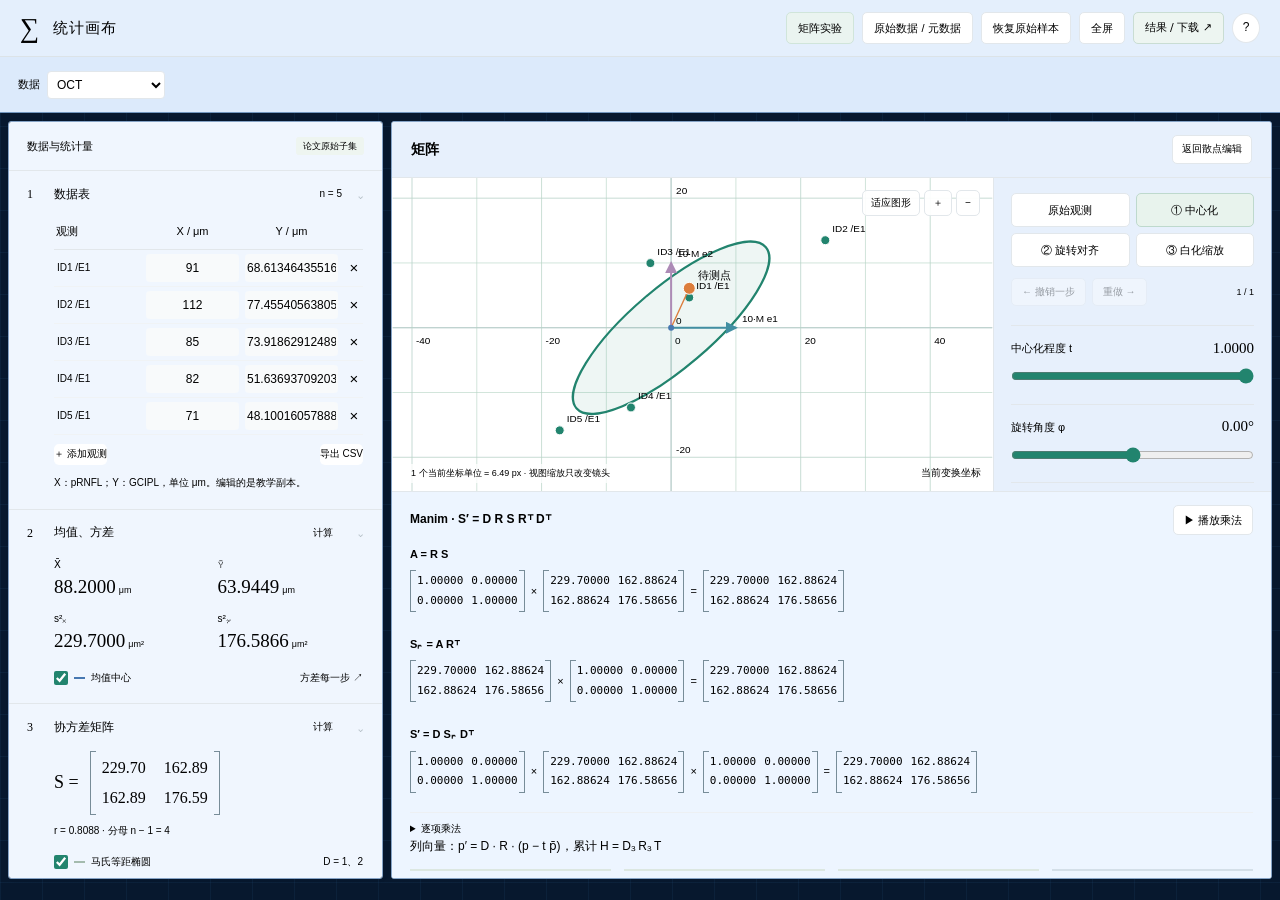
<file: docs/index.html>
<!doctype html>
<html lang="zh-CN">
<head>
  <meta charset="UTF-8">
  <meta name="viewport" content="width=device-width, initial-scale=1">
  <meta name="description" content="类似 Desmos 的可操作统计画布：展示真实 OCT 数据和元数据表，拖动数据点，实时查看均值、协方差、特征值分解与马氏距离。">
  <meta name="theme-color" content="#f7f9fa">
  <title>统计画布 · OCT / 转录组</title>
  <link rel="stylesheet" href="lab.css?v=2"><link rel="stylesheet" href="matrix-lab.css?v=2">
  <link rel="stylesheet" href="transcriptome-entry.css">
  <link rel="stylesheet" href="unified-lab.css?v=5">
</head>
<body>
  <header class="app-header"><div class="wordmark"><span class="mark">∑</span><h1><span>统计画布</span></h1></div><div class="header-actions"><button id="metadata-open">原始数据 / 元数据</button><button id="reset">恢复原始样本</button><button id="fullscreen" aria-label="切换全屏">全屏</button><a class="transcriptome-entry" href="transcriptome/">结果 / 下载 ↗</a><button id="help-open" aria-label="查看来源与使用说明">?</button></div></header>
  <div class="app-body">
    <aside class="expression-panel" aria-label="数据、统计量与图层">
      <div class="panel-heading"><span>数据与统计量</span><span id="data-state" class="state-tag">论文原始子集</span></div>
      <details class="expression" open><summary><span class="expression-num">1</span><strong>数据表</strong><span class="summary-right" id="sample-count">n = 5</span></summary><div class="expression-content"><div class="data-table-wrap"><table class="data-table"><thead><tr><th>观测</th><th>X / μm</th><th>Y / μm</th><th><span class="sr-only">移除</span></th></tr></thead><tbody id="editable-data"></tbody></table></div><div class="table-actions"><button id="add-point">＋ 添加观测</button><button id="export-data">导出 CSV</button></div><p class="micro">X：pRNFL；Y：GCIPL，单位 μm。编辑的是教学副本。</p></div></details>
      <details class="expression" open><summary><span class="expression-num">2</span><strong>均值、方差</strong><button class="formula-button" data-calc="mean" type="button">计算</button></summary><div class="expression-content"><div id="mean-stats" class="stats-values"></div><div class="layer-row"><label><input type="checkbox" id="layer-mean" checked><span class="swatch mean"></span>均值中心</label><button class="text-button" data-calc="variance">方差每一步 ↗</button></div></div></details>
      <details class="expression" open><summary><span class="expression-num">3</span><strong>协方差矩阵</strong><button class="formula-button" data-calc="covariance" type="button">计算</button></summary><div class="expression-content"><div id="covariance-matrix"></div><div class="layer-row"><label><input type="checkbox" id="layer-ellipse" checked><span class="swatch ellipse"></span>马氏等距椭圆</label><span class="micro">D = 1、2</span></div></div></details>
      <details class="expression"><summary><span class="expression-num">4</span><strong>特征值分解</strong><button class="formula-button" data-calc="eigen" type="button">计算</button></summary><div class="expression-content"><div id="eigen-stats"></div><div class="layer-row"><label><input type="checkbox" id="layer-axes" checked><span class="swatch eigen"></span>特征向量方向</label><button class="text-button" data-calc="projection">投影 / 白化 ↗</button></div></div></details>
      <details class="expression" open><summary><span class="expression-num">5</span><strong>马氏距离</strong><button class="formula-button" data-calc="distance" type="button">计算</button></summary><div class="expression-content"><div class="query-toolbar"><select id="query-preset" aria-label="选择待测观测"><option value="6">真实 ID6 · 眼别编码1</option><option value="8">真实 ID8 · 眼别编码1</option><option value="custom">自定义演示点</option></select><label class="query-visible"><input id="layer-query" type="checkbox" checked>显示</label></div><div class="coordinate-inputs"><label>X<input id="query-x" type="number" step="0.1" aria-label="待测点 X"></label><label>Y<input id="query-y" type="number" step="0.1" aria-label="待测点 Y"></label></div><div id="distance-stats"></div><p class="micro" id="query-provenance"></p></div></details>
      <p class="panel-foot">样本方差分母 n − 1。<br>参照样本与待测点分别设置。<a href="#" id="sources-link">来源与解释范围 ↗</a></p>
    </aside>
    <main class="graph-workspace" aria-label="可拖动与缩放的散点图">
      <div class="graph-toolbar"><label>坐标<select id="coordinate-mode"><option value="raw">原始坐标</option><option value="centered">中心化坐标</option><option value="principal">主轴坐标</option><option value="white">白化坐标</option></select></label><span class="mode-note" id="coordinate-note">原始测量 · μm</span><button id="toggle-panel" aria-label="折叠数据面板">收起面板</button></div>
      <div id="graph" class="graph" tabindex="0" aria-label="交互散点图：可拖动样本点和待测点；滚轮缩放；空白处拖动平移"></div>
      <div class="graph-help" id="graph-help">拖动点改变数值 · 拖动空白平移 · 滚轮缩放</div><div class="graph-controls"><button id="zoom-in" aria-label="放大">＋</button><button id="zoom-out" aria-label="缩小">−</button><button id="fit-view" aria-label="适应所有数据">⌂</button></div>
      <div class="graph-bottom"><div class="legend"><span><i class="dot samples"></i>参照样本</span><span><i class="dot query"></i>待测点</span><span><i class="dot mean"></i>均值</span></div><span id="graph-message">5 条参照记录 · 5 位患者</span></div>
    </main>
    <aside id="calculation-panel" class="calculation-panel" hidden aria-label="逐步数值计算"><div class="drawer-header"><div><span class="micro">当前数据 · 完整数值</span><h2 id="calculation-title"></h2></div><button id="calculation-close" aria-label="关闭计算面板">×</button></div><div class="calc-tabs" id="calculation-tabs"></div><div class="calculation-content" id="calculation-content"></div></aside>
  </div>
  <dialog id="metadata-dialog" class="metadata-dialog"><div class="dialog-header"><div><p class="micro">Krämer et al. · Nature Communications · 2024 · Source Data</p><h2>原始数据与元数据</h2></div><button data-close="metadata-dialog" aria-label="关闭元数据表">×</button></div><div class="metadata-controls"><label>范围<select id="metadata-scope"><option value="teaching">初始演示的 7 条记录</option><option value="all">原始附件全部 3,022 条记录</option></select></label><label>列<select id="metadata-columns"><option value="clinical">临床元数据与两个厚度指标</option><option value="all">完整 80 列</option></select></label><a href="source-data.xlsx" download>下载原始 XLSX ↗</a></div><div class="metadata-pagination"><button id="metadata-prev">上一页</button><span id="metadata-page-label"></span><button id="metadata-next">下一页</button></div><div class="metadata-scroll" id="metadata-table"></div><p class="dialog-foot">此表保留论文原始记录，空白显示为 —。左侧教学副本的修改不会写入此表。可从完整观测中选取待测点或加入参照。</p></dialog>
  <dialog id="help-dialog" class="help-dialog"><div class="dialog-header"><h2>使用与来源</h2><button data-close="help-dialog" aria-label="关闭来源说明">×</button></div><div class="help-content"><p>左侧是可修改的教学副本；原始数据与元数据保留已发表数据原值。矩阵实验中的每个滑块都直接确定一个状态，可以往回拖、撤销或重做；点击“播放乘法”逐步演示，可暂停或继续。</p><h3>论文与开放数据</h3><p>Krämer J, Balloff C, Weise M, et al. <i>Evolution of retinal degeneration and prediction of disease activity in relapsing and progressive multiple sclerosis.</i> Nature Communications. 2024;15:5243.</p><p><a href="https://www.nature.com/articles/s41467-024-49309-7" target="_blank" rel="noopener">论文原文 ↗</a> · <a href="https://doi.org/10.5281/zenodo.11106449" target="_blank" rel="noopener">Zenodo 原始数据 ↗</a> · <a href="https://github.com/AlexHartmann00/oct-ms" target="_blank" rel="noopener">作者分析代码 ↗</a></p><p>研究来自五个 MS 中心，包含 407 位 MS 患者和 98 位对照，质控后 2,651 次 OCT 测量。公开原表有 3,022 行、80 列，含未纳入记录；行数不等于独立受试者数。</p><p>默认教学参照：同一 PPMS 分组前 5 位受试者的基线记录，Sequenz=1、Seite=1、OCT_included=1。原表第 2、6、11、15、19 行，受试者 ID1—5；X=globalpRNFL（第 60 列），Y=GCIPL_new（第 65 列），均为 μm。眼别和性别保留原始编码，不推测未核实的左右或男女映射。比较点 ID6 与 ID8 分别在第 22、31 行。</p><h3>矩阵变换</h3><p>平移、旋转、缩放按列向量从右向左作用：p′ = D R (p − t p̄)。平移用 3×3 齐次矩阵表示。变换后协方差为 S′ = D R S Rᵀ Dᵀ；平移不改变协方差。</p><p>为了只展示真正的旋转，矩阵实验使用 Q₊=[q₁,−q₂]，其行列式为 +1；这相当于把原统计面板第二个特征向量整体取反。特征值、白化单位阵和马氏距离均不变。</p><p>几何曲线由 Manim 生成，网页对其贝塞尔控制点施加同一矩阵，实时计算任意滑块位置，不依赖预先播放的视频或离散截图。</p><h3>解释范围</h3><p>这 5 条观测用于数值教学，不复现原文的纵向混合模型，也不构成临床参考范围。重复访次及双眼用于推断时需处理相关性。相关不等于因果；零协方差不保证独立；马氏等距线没有自动的置信水平或诊断含义。</p><p>数据按原始记录保留完整精度，显示时四舍五入。数据与原文按 CC BY 4.0 署名使用。</p></div></dialog>
  <div id="notice" class="notice" role="status" aria-live="polite"></div>
  <script src="dataset-config.js?v=2"></script><script src="original-data.js?v=2"></script><script src="statistics.js?v=2"></script><script src="manim-geometry.js?v=2"></script><script src="matrix-model.js?v=5"></script><script src="lab.js?v=4"></script><script src="matrix-lab.js?v=5"></script><script src="unified-lab.js?v=4"></script><script src="matrix-products.js?v=5"></script>
</body>
</html>
</file>
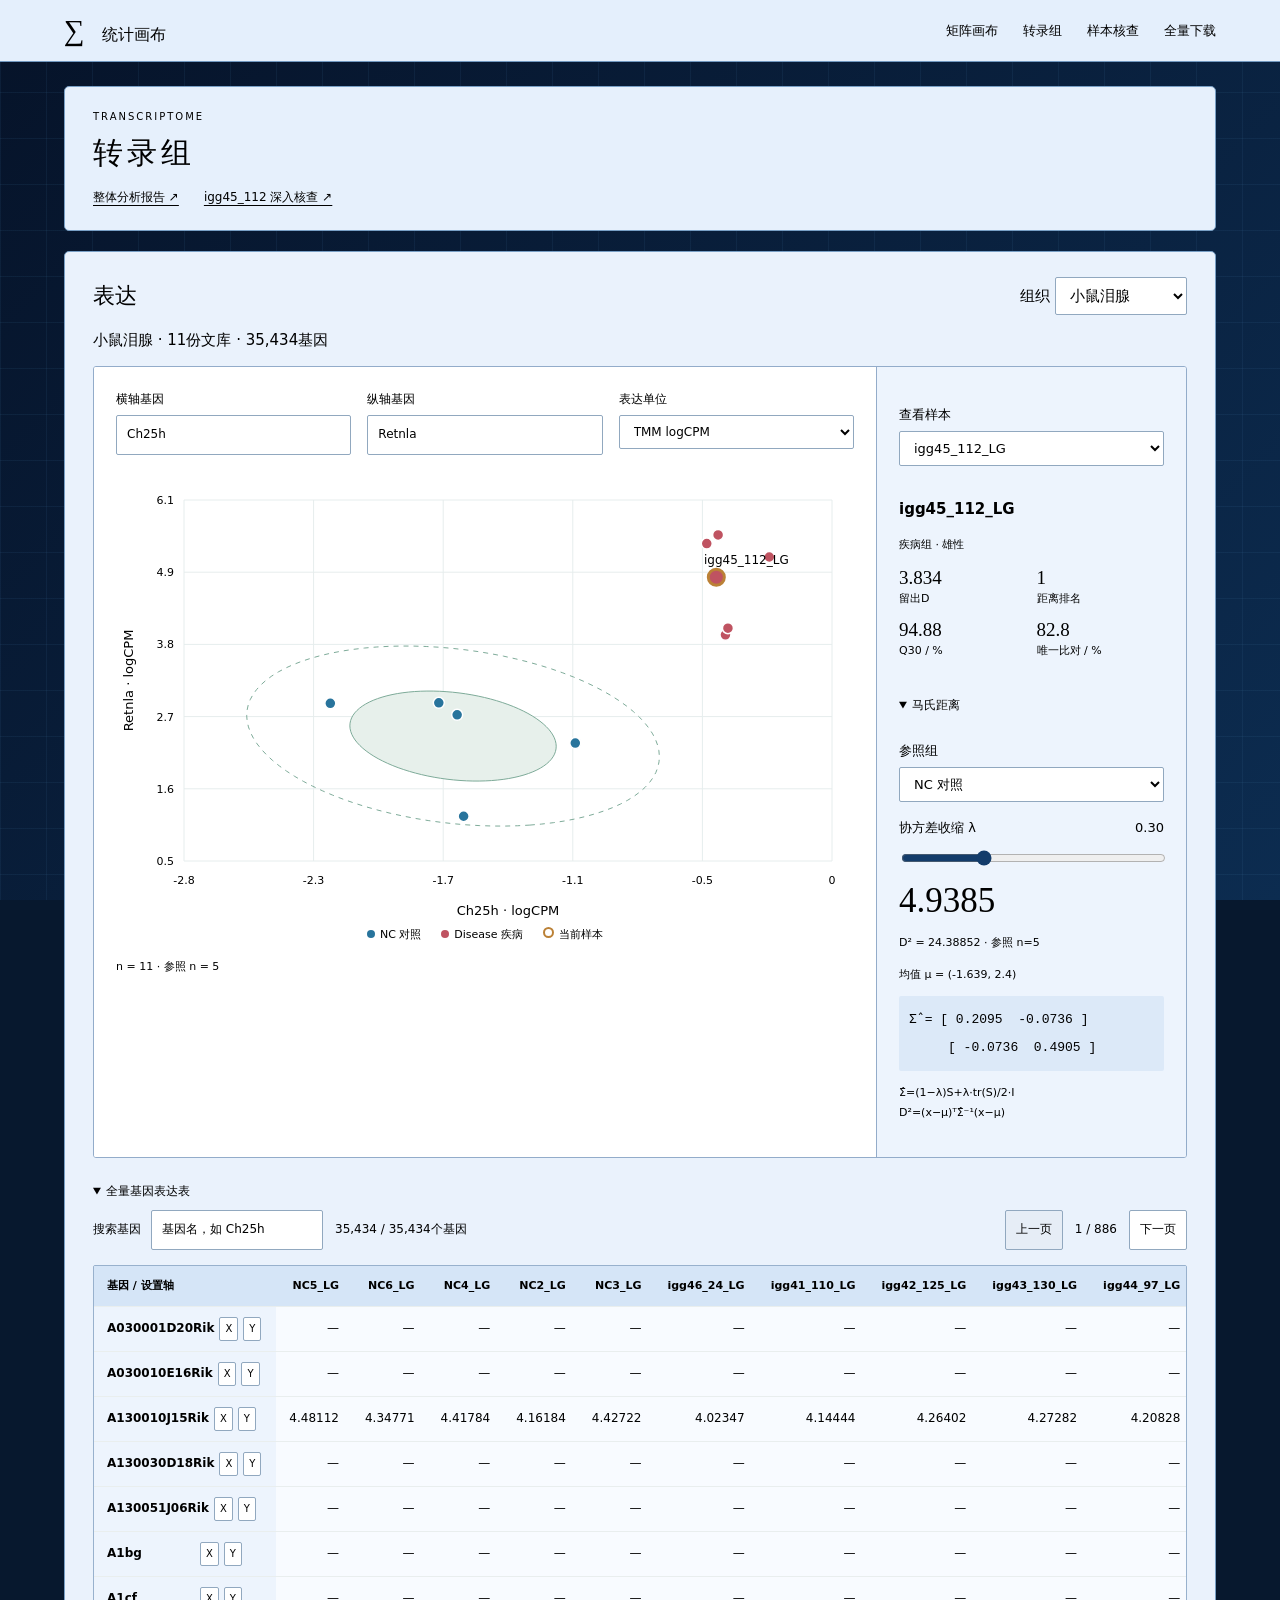
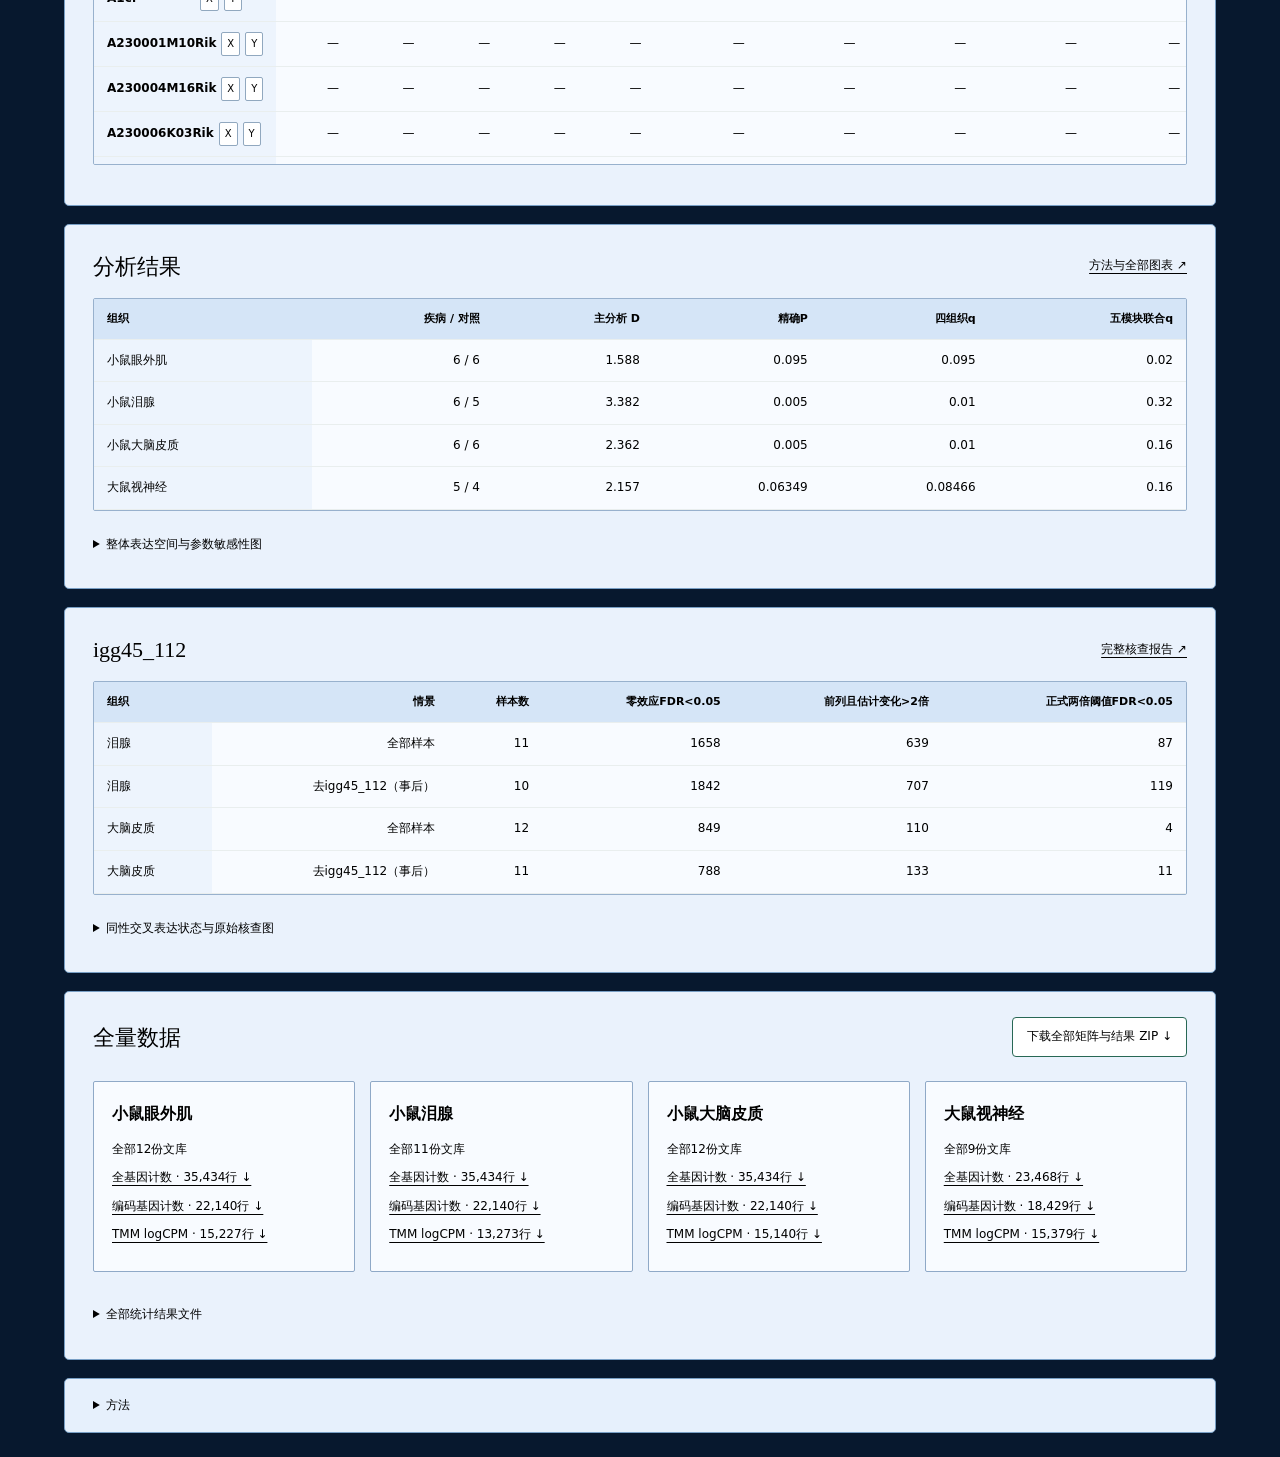
<file: docs/transcriptome/index.html>
<!DOCTYPE html>

<html lang="zh-CN"><head><meta charset="utf-8"/><meta content="width=device-width,initial-scale=1" name="viewport"/><meta content="真实转录组全量数据：44份组织文库，全部基因表达、马氏距离探索及igg45_112样本核查。" name="description"/><title>转录组 · 统计画布</title><link href="app.css?v=3" rel="stylesheet"/><link href="minimal-theme.css?v=3" rel="stylesheet"/></head><body>
<header><a class="brand" href="../">∑ <span>统计画布</span></a><nav><a href="../?dataset=LG_mouse">矩阵画布</a><a class="active" href="#expression">转录组</a><a href="#audit">样本核查</a><a href="#downloads">全量下载</a></nav></header>
<main><section class="intro"><p class="eyebrow">TRANSCRIPTOME</p><h1>转录组</h1><div class="intro-links"><a href="analysis-report.html">整体分析报告 ↗</a><a href="sample-audit.html">igg45_112 深入核查 ↗</a><span>2026.11.06 · 探索性分析</span></div></section>
<section class="explorer" id="expression"><div class="section-head"><div><h2>表达</h2></div><label>组织 <select aria-label="选择组织" id="dataset"></select></label></div><p aria-live="polite" class="muted" id="dataset-info">正在读取数据清单…</p><div hidden="" id="load-error" role="alert"></div>
<div class="workspace"><div class="chart-column"><div class="controls"><label>横轴基因<input id="gene-x" list="gene-suggestions" spellcheck="false" value="Ch25h"/></label><label>纵轴基因<input id="gene-y" list="gene-suggestions" spellcheck="false" value="Retnla"/></label><label>表达单位<select id="units"><option value="logCPM">TMM logCPM</option><option value="raw">原始整数计数</option></select></label><datalist id="gene-suggestions"></datalist></div><div aria-label="全部样本的双基因表达散点图" class="scatter" id="scatter"></div><div class="legend"><span><i class="blue"></i>NC 对照</span><span><i class="red"></i>Disease 疾病</span><span><i class="ring"></i>当前样本</span></div><p class="muted small" id="chart-note"></p></div>
<aside><label class="block">查看样本<select id="sample"></select></label><div id="sample-detail"></div><details open=""><summary>马氏距离</summary><label class="block">参照组<select id="reference"><option value="NC">NC 对照</option><option value="Disease">Disease 疾病</option><option value="all">全部样本</option></select></label><label class="block">协方差收缩 λ <output id="lambda-value">0.30</output><input id="lambda" max="1" min="0" step="0.05" type="range" value="0.3"/></label><div id="math"></div></details></aside></div>
<details class="gene-browser" open=""><summary>全量基因表达表</summary><div class="table-tools"><label>搜索基因<input id="gene-search" placeholder="基因名，如 Ch25h" spellcheck="false"/></label><span id="gene-count"></span><button id="prev">上一页</button><span id="page-label"></span><button id="next">下一页</button></div><div class="table-scroll" id="expression-table"></div></details></section>
<section id="results"><div class="section-head"><div><h2>分析结果</h2></div><a href="analysis-report.html">方法与全部图表 ↗</a></div><div class="table-scroll" id="results-table"></div><details><summary>整体表达空间与参数敏感性图</summary><img alt="四组织主分析的主成分图" loading="lazy" src="assets/analysis_01_group_geometry.png"/><img alt="九组降维参数的敏感性结果" loading="lazy" src="assets/analysis_04_dimension_sensitivity.png"/></details></section>
<section id="audit"><div class="section-head"><div><h2>igg45_112</h2></div><a href="sample-audit.html">完整核查报告 ↗</a></div><div class="table-scroll" id="audit-refit"></div><details><summary>同性交叉表达状态与原始核查图</summary><img alt="泪腺与皮质的雄性样本表达状态" loading="lazy" src="assets/audit_01_identity_and_state.png"/><img alt="完整泪腺分泌相关表达图" loading="lazy" src="assets/analysis_05_lacrimal_secretory_profile.png"/></details></section>
<section id="downloads"><div class="section-head"><div><h2>全量数据</h2></div><a class="button" download="" href="downloads/complete-expression-and-results.zip">下载全部矩阵与结果 ZIP ↓</a></div><div class="download-grid" id="matrix-downloads"></div><details><summary>全部统计结果文件</summary><div class="file-list" id="result-downloads"></div></details></section>
<footer><details class="methods"><summary>方法</summary><p>44份文库不等于44只独立动物。组织和物种分别分析。当前双基因计算不等于保存的1000基因/3PC主分析；待测样本排除出参照。等距线不带置信水平或异常阈值。未通过过滤的表达显示—，不补零。全样本为主；去igg45_112仅为事后敏感性。动物配对、基因型、年龄、处理、取材/灌流及批次未知。原报告不含FASTQ/BAM/CRAM。bulk标记评分不是细胞比例。</p></details></footer></main><script src="math.js"></script><script src="app.js?v=3"></script></body></html>
</file>
<file: docs/lab.css>
:root{--ink:#253747;--muted:#7b8792;--line:#e2e7eb;--green:#22846e;--orange:#dc7d3c;--blue:#4778b1;--purple:#8e72ad;--soft:#f4f7f8;--sans:Inter,'Segoe UI','Microsoft YaHei',sans-serif;--serif:Georgia,'Times New Roman',serif}*{box-sizing:border-box}body{margin:0;color:var(--ink);font:13px/1.65 var(--sans);background:#fff;font-variant-numeric:tabular-nums;overflow:hidden}button,input,select{font:inherit}button,a,input,select{-webkit-tap-highlight-color:transparent}button{border:1px solid var(--line);background:#fff;color:var(--ink);padding:6px 12px;border-radius:5px;cursor:pointer}button:hover{background:#f1f5f6;border-color:#bcc8d1}button:disabled{opacity:.35;cursor:default}button:focus-visible,input:focus-visible,select:focus-visible,a:focus-visible,summary:focus-visible{outline:3px solid #b4d9cf;outline-offset:2px}a{color:var(--green);text-underline-offset:3px}input[type=checkbox]{accent-color:var(--green);width:14px;height:14px;margin:0;vertical-align:middle;cursor:pointer}select{border:1px solid var(--line);border-radius:4px;background:#fff;color:var(--ink);padding:5px 8px;max-width:100%}input[type=number]{min-width:0;border:1px solid #dfe5e8;padding:5px 6px;border-radius:4px;color:var(--ink);background:#fff}input.invalid{border-color:#be473e;background:#fff1ef}.sr-only{position:absolute;width:1px;height:1px;clip-path:inset(50%);overflow:hidden;white-space:nowrap}h1,h2,h3,p{margin:0}h2{font-size:18px;line-height:1.5;font-weight:600}h3{font-size:14px;margin-top:22px;margin-bottom:9px;font-weight:600}.app-header{height:57px;display:flex;justify-content:space-between;align-items:center;padding:0 20px;border-bottom:1px solid #dce3e7;gap:15px;background:#fafcfc;position:relative;z-index:10}.wordmark{display:flex;gap:10px;align-items:center;white-space:nowrap}.mark{font:27px var(--serif);color:var(--green)}h1{font-size:15px;font-weight:650;letter-spacing:.8px}h1 span{font-weight:450;letter-spacing:1px;margin-left:4px}.header-tag{font-size:10px;color:#8b989f;border-left:1px solid var(--line);padding-left:11px;margin-left:7px}.header-actions{display:flex;gap:8px;align-items:center}.header-actions button{font-size:11px;padding:6px 11px}.header-actions button:first-child{background:#eaf4f0;border-color:#d0e5da;color:#28725f}.header-actions button:last-child{width:28px;padding:4px;border-radius:50%;font-size:12px}.app-body{height:calc(100dvh - 57px);display:flex;position:relative}.expression-panel{width:375px;flex:0 0 375px;border-right:1px solid #d8e0e5;overflow:auto;background:#fff;z-index:4;box-shadow:2px 0 8px #25374706;scrollbar-width:thin}.panel-heading{height:49px;display:flex;justify-content:space-between;gap:12px;align-items:center;padding:0 18px;font-size:11px;color:var(--muted);border-bottom:1px solid var(--line)}.state-tag{font-size:9px;background:#eef5f0;color:#49836c;border-radius:3px;padding:2px 7px}.state-tag.modified{color:#a26439;background:#fdf1e7}.expression{border-bottom:1px solid var(--line)}.expression summary{list-style:none;display:flex;align-items:center;gap:11px;min-height:47px;padding:12px 18px;cursor:pointer;user-select:none}.expression summary::-webkit-details-marker{display:none}.expression summary:after{content:'⌄';font-size:13px;color:#9aa7ad;margin-left:4px;transform:rotate(-90deg)}.expression[open] summary:after{transform:rotate(0)}.expression-num{color:#a4b0b8;font:12px var(--serif);width:16px;flex-shrink:0}.expression summary strong{font-size:12px;font-weight:550;flex:1}.summary-right{font-size:10px;color:var(--muted)}.formula-button{font-size:10px;color:var(--muted);padding:2px 8px;border-color:transparent;background:transparent}.formula-button:hover{color:var(--green);background:#eff6f2;border-color:#d5e7df}.expression-content{padding:0 19px 17px 45px}.data-table{border-collapse:collapse;width:100%;table-layout:fixed;font-size:11px}.data-table th{font-weight:500;color:#8e9ca5;text-align:center;padding:4px 2px 9px;border-bottom:1px solid var(--line)}.data-table th:first-child{text-align:left;width:89px}.data-table th:last-child{width:22px}.data-table td{padding:4px 3px;border-bottom:1px solid #f0f3f5;text-align:center}.data-table td:first-child{text-align:left;font-size:10px;white-space:nowrap;overflow:hidden;text-overflow:ellipsis}.data-table td input{width:100%;text-align:center;border-color:transparent;background:#f8fafb;font-size:12px;line-height:1.5;padding:4px 1px;appearance:textfield;-moz-appearance:textfield}.data-table input::-webkit-inner-spin-button{appearance:none}.data-table input:focus{border-color:#bdd9cf;background:#fff;outline:2px solid #ddecdf}.data-table input.edited{background:#fff1e6;color:#ad6334}.remove-row{padding:0;border:0;background:none;color:#a7b4bd;width:20px;height:24px;font-size:15px}.table-actions{display:flex;justify-content:space-between;gap:12px;margin:9px 0 9px}.table-actions button{border:0;padding:2px 0;font-size:10px;color:var(--muted)}.micro{font-size:10px;color:var(--muted);line-height:1.8}.stats-values{display:grid;grid-template-columns:1fr 1fr;gap:9px 18px}.stat-label{font-size:10px;color:var(--muted)}.stat-number{font:19px/1.5 var(--serif);color:#354957}.stat-number small{font:9px var(--sans);color:var(--muted);margin-left:3px}.layer-row{display:flex;align-items:center;justify-content:space-between;flex-wrap:wrap;gap:9px;margin-top:14px}.layer-row label{display:flex;align-items:center;gap:6px;font-size:10px;color:#687c87;cursor:pointer}.swatch{display:inline-block;width:11px;height:2px;background:var(--green)}.swatch.mean{background:var(--blue)}.swatch.ellipse{background:#a4bbae}.swatch.eigen{background:var(--purple)}.text-button{padding:0;border:0;background:none;font-size:10px;color:var(--muted)}.text-button:hover{color:var(--green);background:none}.matrix-line{display:flex;align-items:center;gap:11px;font:18px var(--serif)}.matrix{display:inline-grid;grid-template-columns:repeat(var(--cols),max-content);gap:3px 18px;padding:3px 12px;position:relative;align-items:center;font:16px/1.7 var(--serif);vertical-align:middle}.matrix span{text-align:right}.matrix:before,.matrix:after{content:'';position:absolute;inset:0 auto 0 0;width:5px;border:1px solid #778c98;border-right:0}.matrix:after{inset:0 0 0 auto;border-left:0;border-right:1px solid #778c98}.matrix-note{font-size:10px;color:var(--muted);margin-top:8px}.eigen-line{display:grid;grid-template-columns:1fr 1fr;gap:10px;font-size:11px}.eigen-line b{font:19px var(--serif);display:block;font-weight:400}.vector-line{font-size:10px;color:var(--muted);margin-top:9px;overflow-wrap:anywhere}.query-toolbar{display:flex;align-items:center;gap:8px;margin-bottom:11px}.query-toolbar select{font-size:10px;flex:1;min-width:0;padding:5px}.query-visible{font-size:10px;display:flex;gap:4px;align-items:center;color:var(--muted)}.coordinate-inputs{display:grid;grid-template-columns:1fr 1fr;gap:11px}.coordinate-inputs label{display:flex;align-items:center;gap:7px;color:var(--orange);font:15px var(--serif)}.coordinate-inputs input{width:100%;font:13px var(--sans);padding:4px 6px}.distance-row{display:grid;grid-template-columns:1fr 1fr;gap:12px;margin-top:12px}.distance-value{font:24px var(--serif);line-height:1.4;color:var(--orange)}.distance-name{font-size:10px;color:var(--muted)}.distance-row>div:first-child .distance-value{color:#607f92}.panel-foot{font-size:10px;color:#9aa6ae;line-height:1.9;padding:19px 24px 22px 45px}.panel-foot a{display:block;font-size:10px;color:#7a9990;margin-top:7px}.graph-workspace{position:relative;flex:1;min-width:0;background:#fff;overflow:hidden}.graph-toolbar{position:absolute;top:17px;left:19px;right:17px;z-index:3;display:flex;align-items:center;gap:13px;pointer-events:none}.graph-toolbar>*{pointer-events:auto}.graph-toolbar label{display:flex;gap:8px;align-items:center;font-size:10px;color:var(--muted);background:#ffffffeb;border:1px solid #e7edf0;border-radius:5px;padding:4px 4px 4px 9px;box-shadow:0 2px 6px #25374704}.graph-toolbar select{font-size:11px;border:0;padding:3px 4px}.mode-note{color:#a0aab1;font-size:10px;background:#ffffffd9;padding:4px}.graph-toolbar>button{margin-left:auto;font-size:10px;background:#fffefa;border-color:#e8ecee;padding:6px 9px;color:var(--muted)}.graph{position:absolute;inset:0;touch-action:none;outline:0;cursor:grab}.graph.dragging{cursor:grabbing}.graph svg{width:100%;height:100%;display:block;user-select:none}.graph .draggable{cursor:move}.graph-help{position:absolute;left:20px;bottom:52px;font-size:10px;color:#9aa8af;pointer-events:none;background:#ffffffd9;padding:3px 6px}.graph-controls{position:absolute;right:19px;bottom:62px;display:flex;flex-direction:column;border:1px solid #dce5e9;border-radius:6px;overflow:hidden;box-shadow:0 2px 6px #25374709}.graph-controls button{border:0;border-bottom:1px solid #e7ecef;border-radius:0;padding:6px 11px;font-size:21px;line-height:1.2;color:#81949f;min-width:37px}.graph-controls button:last-child{font-size:18px;border:0}.graph-bottom{position:absolute;inset:auto 0 0;height:39px;border-top:1px solid #edf0f2;display:flex;align-items:center;justify-content:space-between;padding:0 20px;gap:15px;background:#fffffff2;color:#a1adb3;font-size:10px}.legend{display:flex;gap:17px}.legend span{display:flex;align-items:center;gap:5px;white-space:nowrap}.dot{width:7px;height:7px;border-radius:50%;background:var(--green);display:inline-block}.dot.query{background:var(--orange)}.dot.mean{background:var(--blue);border-radius:0;transform:rotate(45deg)}.calculation-panel{position:absolute;right:0;top:0;bottom:0;width:min(560px,calc(100vw - 390px));background:#fff;z-index:7;border-left:1px solid #d8e0e5;box-shadow:-10px 0 30px #2537470b;display:flex;flex-direction:column}.calculation-panel[hidden]{display:none}.drawer-header{display:flex;justify-content:space-between;align-items:center;padding:22px 23px 18px;gap:15px;border-bottom:1px solid var(--line)}.drawer-header button,.dialog-header button{font-size:23px;line-height:1;border:0;color:#8b9aa3;padding:5px 7px}.drawer-header h2{font-size:17px;margin-top:4px}.calc-tabs{display:flex;gap:5px;flex-wrap:wrap;padding:11px 21px;border-bottom:1px solid #edf1f3}.calc-tabs button{font-size:10px;border:0;padding:4px 8px;color:var(--muted)}.calc-tabs button.active{color:var(--green);background:#edf5f1}.calculation-content{overflow:auto;padding:5px 24px 30px;flex:1;scrollbar-width:thin}.calculation-content h3{font-size:13px;margin-top:22px;margin-bottom:11px}.calc-equation{font-size:13px;line-height:2;overflow-wrap:anywhere;margin:11px 0;padding:12px 14px;background:#f4f7f6;border-radius:5px}.calc-equation strong{font-weight:600;color:var(--green)}.calc-table-wrap{overflow:auto;max-width:100%}.calc-table{width:100%;border-collapse:collapse;white-space:nowrap;font-size:10px}.calc-table th{font-size:9px;color:var(--muted);font-weight:450;text-align:right;padding:9px 7px;border-bottom:1px solid var(--line)}.calc-table td{text-align:right;padding:8px 7px;border-bottom:1px solid #eef1f3}.calc-table td:first-child,.calc-table th:first-child{text-align:left}.calc-table tfoot td{background:#f1f7f3;border-bottom:0;color:#54806d}.calc-note{font-size:11px;line-height:1.9;color:var(--muted);margin:14px 0}.calc-matrix-line{display:flex;align-items:center;gap:10px;flex-wrap:wrap;margin:13px 0;font-size:13px}.calc-matrix-line .matrix{font-size:14px}.calculation-content .result{font:23px var(--serif);color:var(--green);margin-top:12px}dialog{border:1px solid #e0e7eb;border-radius:10px;padding:0;box-shadow:0 20px 100px #25374726;color:var(--ink);max-height:86dvh}dialog::backdrop{background:#20343f40;backdrop-filter:blur(2px)}.metadata-dialog{width:min(1400px,94vw)}.dialog-header{display:flex;align-items:center;justify-content:space-between;gap:15px;padding:21px 25px;border-bottom:1px solid var(--line)}.dialog-header h2{font-size:17px;margin-top:3px}.metadata-controls{display:flex;align-items:center;gap:20px;flex-wrap:wrap;padding:14px 25px;border-bottom:1px solid #e8edf0}.metadata-controls label{font-size:11px;color:var(--muted);display:flex;gap:9px;align-items:center}.metadata-controls select{font-size:11px}.metadata-controls a{font-size:11px;margin-left:auto}.metadata-scroll{max-height:calc(86dvh - 208px);overflow:auto}.metadata-table{border-collapse:collapse;width:100%;white-space:nowrap;font-size:11px}.metadata-table th{position:sticky;top:0;z-index:1;background:#f5f8f9;text-align:left;color:#80919b;font-size:10px;font-weight:450;padding:11px 13px;border-bottom:1px solid var(--line)}.metadata-table td{padding:10px 13px;border-bottom:1px solid #eaf0f3;color:#526774}.metadata-table tbody tr:hover td{background:#f5f9f7}.metadata-table td small{color:#a1adb4;font-size:10px}.metadata-table button{font-size:9px;padding:3px 6px;margin-right:4px}.dialog-foot{font-size:10px;color:var(--muted);padding:13px 25px;border-top:1px solid var(--line);background:#fbfcfc}.help-dialog{width:min(680px,92vw)}.help-content{padding:20px 26px 27px;max-height:calc(86dvh - 85px);overflow:auto}.help-content p{font-size:12px;line-height:1.9;margin-bottom:15px;color:#637984}.help-content h3{margin-top:22px}.notice{position:fixed;bottom:65px;left:50%;transform:translateX(-50%);z-index:50;background:#263f4bef;color:#fff;font-size:11px;padding:9px 16px;border-radius:5px;box-shadow:0 4px 15px #25374719;opacity:0;pointer-events:none;transition:opacity .2s;max-width:min(85vw,500px)}.notice.visible{opacity:1}.panel-collapsed .expression-panel{display:none}.warning-value{color:#b36b39;font-size:11px;line-height:1.7}
@media(min-width:1700px){.expression-panel{width:420px;flex-basis:420px}.expression summary{min-height:51px}.expression summary strong{font-size:13px}.expression-content{padding-bottom:20px}.data-table td input{font-size:14px}.stat-number{font-size:22px}.matrix{font-size:18px}.data-table td{padding-top:5px;padding-bottom:5px}.distance-value{font-size:27px}.calculation-panel{width:620px}.calculation-content{font-size:14px}.calc-equation{font-size:14px}.calc-table{font-size:12px}.calc-table th{font-size:10px}}
@media(max-width:1050px){.expression-panel{width:325px;flex-basis:325px}.expression-content{padding-left:35px;padding-right:15px}.expression summary{padding-left:14px;padding-right:12px;gap:7px}.data-table th:first-child{width:75px}.header-tag{display:none}.app-header{padding:0 15px}.calculation-panel{width:min(540px,calc(100vw - 340px))}.mode-note{display:none}.graph-bottom{padding:0 12px;gap:10px}.graph-bottom>span{max-width:160px;overflow:hidden;white-space:nowrap;text-overflow:ellipsis}.legend{gap:11px}.drawer-header{padding:18px}.calculation-content{padding-left:18px;padding-right:18px}.graph-help{left:12px;font-size:9px}.graph-toolbar{left:12px;right:12px}.query-toolbar{gap:5px}}
@media(max-width:750px){body{overflow:auto}.app-header{height:auto;min-height:61px;padding:10px 13px;flex-wrap:wrap;gap:9px}.wordmark{gap:7px}h1{font-size:14px}.mark{font-size:24px}.header-actions{gap:5px;margin-left:auto}.header-actions button{font-size:9px;padding:5px 7px}.header-actions button:nth-child(3){display:none}.header-actions button:last-child{width:23px;font-size:10px}.app-body{height:auto;min-height:calc(100dvh - 61px);flex-direction:column}.expression-panel{width:100%;flex:0 0 auto;max-height:42dvh;border-right:0;border-bottom:1px solid #d8e0e5;order:2;overflow:auto}.graph-workspace{height:56dvh;min-height:340px;flex:0 0 auto;order:1}.panel-heading{height:40px}.expression-content{padding-left:43px;padding-right:24px}.data-table th:first-child{width:34%}.data-table th:last-child{width:36px}.data-table td{padding-top:5px;padding-bottom:5px}.data-table td input{font-size:14px}.expression summary strong{font-size:13px}.expression summary{min-height:47px}.stat-number{font-size:21px}.expression-panel .micro{font-size:10px}.panel-foot{padding-bottom:30px}.graph-toolbar{top:11px}.graph-controls{right:12px;bottom:57px}.graph-help{bottom:45px;font-size:9px;max-width:70%}.graph-bottom{height:35px;font-size:9px}.graph-bottom>span{max-width:130px}.legend{gap:8px}.legend span{gap:4px}.calculation-panel{position:fixed;inset:0 0 0 auto;width:100vw;height:100dvh;z-index:20;max-width:650px}.calculation-content{padding:0 22px 30px}.calc-table{font-size:11px}.calc-table th{font-size:10px}.metadata-dialog{width:96vw;max-width:96vw;max-height:90dvh;border-radius:7px}.dialog-header{padding:16px}.metadata-controls{padding:12px 16px;gap:10px}.metadata-controls label{font-size:10px}.metadata-controls select{font-size:10px;padding:4px;max-width:240px}.metadata-controls a{margin-left:0}.metadata-scroll{max-height:calc(90dvh - 240px)}.dialog-foot{padding:12px 16px;font-size:10px}.metadata-table td,.metadata-table th{padding-left:10px;padding-right:10px}.panel-collapsed .graph-workspace{height:calc(100dvh - 61px);min-height:500px}.notice{bottom:20px}.help-content{padding:17px 20px}.coordinate-inputs input{font-size:15px}.table-actions button,.text-button,.formula-button{min-height:28px}.query-toolbar select{font-size:12px}.metadata-table button{min-height:30px}input[type=checkbox]{width:16px;height:16px}}
@media(prefers-reduced-motion:reduce){*{transition:none!important;scroll-behavior:auto!important}}
</file>
<file: docs/matrix-lab.css>
.matrix-active>.graph-toolbar,.matrix-active>#graph,.matrix-active>.graph-help,.matrix-active>.graph-controls,.matrix-active>.graph-bottom{visibility:hidden}.matrix-workspace{position:absolute;inset:0;z-index:5;display:flex;flex-direction:column;background:#fafcfc}.matrix-workspace[hidden]{display:none}.mx-top{display:flex;align-items:center;justify-content:space-between;padding:13px 19px;border-bottom:1px solid var(--line);gap:12px;background:#fff}.mx-top h2{font-size:14px}.mx-top small{font-size:9px;color:#8c9ca3;margin-left:9px}.mx-top button{font-size:10px;padding:5px 9px}.mx-body{display:flex;flex:1;min-height:180px}.mx-plot-wrap{position:relative;flex:1;min-width:0;background:#fff}.mx-canvas{position:absolute;inset:0;touch-action:none;cursor:grab}.mx-canvas svg{width:100%;height:100%;display:block;user-select:none}.mx-view-tools{position:absolute;right:13px;top:12px;display:flex;gap:4px;z-index:2}.mx-view-tools button{font-size:10px;padding:4px 8px;background:#ffffffed}.mx-view-label{position:absolute;bottom:8px;left:15px;color:#8b9ca6;font-size:9px;pointer-events:none;background:#ffffffc9;padding:2px 4px}.mx-controls{flex:0 0 278px;width:278px;overflow:auto;border-left:1px solid var(--line);padding:15px 17px 20px;background:#f8fafb;scrollbar-width:thin}.mx-control-title{font-size:10px;color:#8a9aa3;margin-bottom:8px}.mx-stages{display:grid;grid-template-columns:1fr 1fr;gap:6px}.mx-stages button{font-size:11px;padding:7px}.mx-stages button.active{background:#e8f3ed;color:var(--green);border-color:#bed9cd}.mx-history{display:flex;gap:6px;align-items:center;margin:11px 0 19px}.mx-history button{font-size:10px;padding:5px 10px}.mx-history span{font-size:9px;color:#8e9ca4;margin-left:auto}.mx-control{border-top:1px solid var(--line);padding-top:13px;margin-top:13px}.mx-control label{display:flex;align-items:center;justify-content:space-between;gap:8px;font-size:11px}.mx-control output{color:var(--green);font:15px var(--serif)}.mx-control input[type=range]{width:100%;accent-color:var(--green);margin:11px 0 4px;cursor:ew-resize}.mx-control p{font-size:9px;color:#8b9ca6;margin-top:5px;line-height:1.8}.mx-number-pair{display:flex;gap:9px;margin-top:10px}.mx-number-pair label{font-size:10px;min-width:0;gap:4px}.mx-number-pair input{width:77px;font-size:11px;padding:3px 5px}.mx-layer-label{font-size:10px;display:flex;gap:7px;align-items:center;margin-top:12px;color:#748992}.mx-select-point{margin-top:16px;border-top:1px solid var(--line);padding-top:13px}.mx-select-point label{display:flex;justify-content:space-between;align-items:center;gap:8px;font-size:10px}.mx-select-point select{font-size:10px;width:150px}.mx-point-summary{font-size:11px;line-height:1.9;margin-top:10px;color:#617d8d}.mx-point-summary strong{font-weight:500;color:var(--orange)}.mx-cov-label{font-size:10px;color:#82959f;margin-top:13px;margin-bottom:5px}.mx-proof{flex:0 0 auto;max-height:31dvh;overflow:auto;border-top:1px solid var(--line);padding:13px 18px 18px;background:#fff;scrollbar-width:thin}.mx-equation-heading{font-size:12px;margin-bottom:12px;display:flex;justify-content:space-between;gap:15px;align-items:center;flex-wrap:wrap}.mx-equation-heading small{font-size:9px;color:#899ba5}.mx-factors{display:grid;grid-template-columns:1fr 1fr 1fr 1.2fr;gap:13px}.mx-factor{padding:8px 0;border-top:2px solid #dce7e1;min-width:0;overflow:auto}.mx-factor h3{font-size:10px;font-weight:500;color:#638674;margin:0 0 8px}.mx-factor .matrix{font-size:12px;gap:2px 10px;padding:3px 8px}.mx-factor p{font-size:9px;line-height:1.8;color:#83969e;margin-top:7px}.mx-matrix-total{border-top-color:#d4dfe8}.mx-matrix-total h3{color:#64859a}.mx-proof details{margin-top:12px;border-top:1px solid #edf0f3;padding-top:8px}.mx-proof summary{font-size:10px;color:#7f949f;cursor:pointer}.mx-numerical{font-size:11px;line-height:2;overflow-wrap:anywhere;padding:12px 0 2px}.mx-numerical code{font:12px var(--serif);color:#547c6d}.mx-tag{font-size:9px;color:#8b9ca5;margin-top:9px;line-height:1.75}.metadata-pagination{display:flex;gap:12px;align-items:center;padding:8px 25px;font-size:10px;color:var(--muted);border-bottom:1px solid var(--line)}.metadata-pagination button{font-size:10px;padding:3px 9px}.metadata-scroll{max-height:calc(86dvh - 250px)}.mx-toggle{font-size:11px!important;color:#28725f!important;background:#eaf4f0!important;border-color:#d0e5da!important}
@media(min-width:1700px){.mx-controls{flex-basis:320px;width:320px;padding:20px 24px}.mx-top h2{font-size:16px}.mx-control label{font-size:12px}.mx-control p,.mx-tag{font-size:10px}.mx-factor .matrix{font-size:15px}.mx-factor h3{font-size:12px}.mx-factor p{font-size:10px}.mx-point-summary{font-size:13px}.mx-proof{padding:16px 24px 20px}.mx-equation-heading{font-size:14px}}
@media(max-width:1150px){.mx-controls{flex-basis:239px;width:239px;padding:12px}.mx-factor .matrix{font-size:11px;gap:2px 6px}.mx-factors{grid-template-columns:1fr 1fr;gap:7px 20px}.mx-proof{max-height:30dvh}.mx-factor{padding:6px 0}.mx-top small{display:none}.mx-equation-heading{font-size:11px}.mx-number-pair input{width:66px}.mx-control p{font-size:9px}}
@media(max-width:750px){.matrix-active.graph-workspace{height:auto;min-height:930px}.matrix-workspace{position:relative;inset:auto;min-height:930px}.matrix-active>.graph-toolbar,.matrix-active>#graph,.matrix-active>.graph-help,.matrix-active>.graph-controls,.matrix-active>.graph-bottom{display:none}.mx-body{flex-direction:column;min-height:0}.mx-plot-wrap{height:380px;flex:0 0 380px}.mx-controls{width:100%;flex:0 0 auto;display:grid;grid-template-columns:1fr 1fr;gap:10px 20px;border-left:0;border-top:1px solid var(--line);padding:15px 18px;overflow:visible}.mx-controls>div:first-child{grid-column:1/-1}.mx-history{margin-bottom:0}.mx-control{margin-top:0;padding-top:8px}.mx-control label{font-size:11px}.mx-select-point{margin-top:0;padding-top:8px;grid-column:1/-1}.mx-proof{max-height:none;overflow:visible;padding:15px 18px}.mx-top{padding:12px 15px}.mx-top h2{font-size:13px}.mx-top button{font-size:9px;padding:4px 8px}.mx-tag{grid-column:1/-1}.mx-factor .matrix{font-size:12px}.mx-number-pair{flex-wrap:wrap}.mx-number-pair input{width:65px}.mx-factors{gap:8px 20px}.mx-proof details{margin-top:8px}.mx-equation-heading small{display:block}.metadata-scroll{max-height:calc(90dvh - 270px)}.app-header .header-actions{flex-wrap:wrap}.mx-toggle{font-size:9px!important}}
</file>
<file: docs/transcriptome-entry.css>
.header-actions .transcriptome-entry{display:inline-flex;align-items:center;justify-content:center;color:#286855;background:#edf5f1;border:1px solid #c9ddd3;border-radius:5px;text-decoration:none;font:11px/1.4 "Microsoft YaHei",system-ui,sans-serif;padding:7px 11px;white-space:nowrap}.header-actions .transcriptome-entry:hover{background:#dceee3}@media(max-width:750px){.header-actions .transcriptome-entry{font-size:9px;padding:5px 7px}}
/* black-navy */
*{color:#000!important}svg text{fill:#000!important}body{background:#07182e}.app-header{background:#e4effc}.app-body,.graph-workspace{background:#e8f1fc}.expression-panel,.matrix-stage,.calculation-panel{background:#f8fbff}
</file>
<file: docs/unified-lab.css>
body{background:linear-gradient(90deg,#3b76ad18 1px,transparent 1px),linear-gradient(#3b76ad18 1px,transparent 1px),#07182e;background-size:42px 42px}.app-header{background:#e4effc}#sourcebar{min-height:56px;background:#dceafb;display:flex;align-items:center;gap:14px;padding:9px 18px;flex-wrap:wrap;border-bottom:1px solid #7296be}#sourcebar label{display:flex;align-items:center;gap:7px;font-size:11px}#sourcebar input{width:115px;font-size:12px;padding:5px}#sourcebar select{font-size:12px;padding:5px;max-width:210px}#source-status{font-size:10px}body:not(.rna-mode) .rna-only{display:none!important}.app-body{height:calc(100dvh - 126px);background:transparent;gap:8px;padding:8px}.expression-panel{border-radius:3px;background:#f0f6fe!important;border:1px solid #85a3c6}.graph-workspace{border:1px solid #85a3c6;border-radius:3px}.matrix-workspace{background:#e8f1fc}.mx-controls,.mx-top{background:#e7f0fc}.mx-proof{background:#edf5ff;max-height:43dvh}.mx-plot-wrap{background:#fff}.mx-tag,.mx-control p,.mx-factor p,.mx-control-title,.mx-top small,.mx-equation-heading small{display:none}.mx-factors{grid-template-columns:repeat(4,1fr)}.mx-factor h3{font-weight:bold}.cov-title{font-size:13px;font-weight:bold;margin-bottom:8px}.cov-chain{display:flex;gap:16px;flex-wrap:wrap}.cov-chain>div{font-size:11px;max-width:100%}.cov-chain>div>div{display:flex;align-items:center;gap:6px;overflow:auto;margin:7px 0}.cov-chain .matrix{font:11px/1.5 Consolas,monospace;gap:3px 8px;padding:3px 7px}.cov-dot{font:11px/1.9 Consolas,monospace;padding:8px 0}.rna-mode #add-point,.rna-mode .remove-row,.rna-mode .query-toolbar{display:none}.rna-mode .data-table td input{font-size:11px}.rna-mode .data-table td:first-child{font-size:9px;max-width:108px;overflow:hidden;text-overflow:ellipsis}.source-table-tools{display:flex;gap:13px;align-items:center;padding:13px;flex-wrap:wrap;font-size:12px}#source-data-modal{width:95vw}.rna-mode .panel-foot{font-size:10px}.mx-view-label{font-size:9px}*{color:#000!important}svg text{fill:#000!important}
@media(max-width:750px){#sourcebar{gap:8px;padding:10px}#sourcebar label{font-size:10px}#sourcebar input{width:82px}#sourcebar select{max-width:160px;font-size:11px}.app-body{height:auto;padding:6px;gap:6px}.expression-panel{max-height:none;order:2}.matrix-active.graph-workspace{min-height:1150px}.mx-controls{display:grid}.mx-proof{max-height:none}.cov-chain{display:block}.cov-chain .matrix{font-size:10px}.mx-factors{grid-template-columns:1fr 1fr}.source-table-tools{gap:8px}#source-status{width:100%}.header-actions{flex-wrap:wrap}}
#matrix-open{color:#000!important}
.cov-header{display:flex;align-items:center;justify-content:space-between;gap:10px;margin-bottom:10px;font-size:12px}.cov-header>div{display:flex;gap:6px}.cov-header button{font-size:11px;padding:5px 10px;white-space:nowrap}.cov-process-open #cov-live-chain,.cov-process-open #cov-dot-details{display:none}.cov-step-head{display:flex;justify-content:space-between;font-size:11px;margin-bottom:8px}#cov-process{padding:11px 14px;border:1px solid #a2bbd5;background:#e1ecfb;border-radius:4px}#cov-operands{display:flex;align-items:center;gap:12px;overflow:auto;padding:6px 0;min-height:67px}#cov-operands .matrix{font:12px/1.7 Consolas,monospace;gap:4px 12px;padding:5px 9px;flex-shrink:0}#cov-operands .matrix>span{border-radius:3px;min-width:70px;text-align:center;transition:background .17s,box-shadow .17s,opacity .18s,transform .18s}.cov-row-on{background:#b4d0f6;box-shadow:0 0 0 3px #b4d0f6}.cov-col-on{background:#f7d998;box-shadow:0 0 0 3px #f7d998}.cov-cell-on{background:#c5e1d0;box-shadow:0 0 0 3px #c5e1d0}#cov-result .cov-unresolved{opacity:0;transform:translateY(3px)}#cov-scalar{min-height:27px;font:11px/1.9 Consolas,monospace;overflow:auto;white-space:nowrap}#cov-term-0,#cov-term-1,#cov-sum{display:inline-block;opacity:.22;transform:translateY(3px);transition:opacity .18s,transform .18s}#cov-scalar .cov-term-on{opacity:1;transform:translateY(0)}.cov-progress{height:2px;background:#b9cce1;margin:10px 0 7px;overflow:hidden}.cov-progress i{display:block;height:100%;background:#315e94;width:0}.cov-centering{font:22px Georgia,serif;letter-spacing:2px}.cov-header [hidden],#cov-process[hidden]{display:none!important}
@media(max-width:750px){.cov-header{align-items:flex-start;flex-direction:column}#cov-process{padding:9px}#cov-operands{gap:7px}#cov-operands .matrix{font-size:10px;gap:3px 8px;padding:5px}#cov-operands .matrix>span{min-width:62px}.cov-header>div{width:100%}}
@media(prefers-reduced-motion:reduce){#cov-operands .matrix>span,#cov-term-0,#cov-term-1,#cov-sum{transition:none}}

.cov-flying{position:fixed;z-index:30;pointer-events:none;text-align:center;font:11px/1.7 Consolas,monospace;background:#e4effce6;border-radius:3px;will-change:transform,opacity}
@media(max-width:750px){#cov-operands{display:grid;grid-template-columns:1fr auto 1fr;justify-items:center;overflow:visible}#cov-operands>span:nth-child(4){grid-column:1/-1;grid-row:2}#cov-operands #cov-result{grid-column:1/-1;grid-row:3}#cov-operands .cov-centering{grid-column:1/-1}#cov-scalar{white-space:normal;overflow-wrap:anywhere}}
</file>
<file: docs/transcriptome/app.css>
:root{--ink:#203b45;--muted:#6d8087;--line:#dce5e6;--green:#286855;--blue:#28749c;--red:#bf5361}*{box-sizing:border-box}html{scroll-behavior:smooth}body{margin:0;background:#f7f9f8;color:var(--ink);font:15px/1.8 "Microsoft YaHei",system-ui,sans-serif}header{height:70px;background:#fff;border-bottom:1px solid var(--line);display:flex;align-items:center;justify-content:space-between;padding:0 5vw;gap:20px}.brand{font:29px Georgia;color:var(--green);text-decoration:none;white-space:nowrap}.brand span{font:16px "Microsoft YaHei";color:var(--ink);margin-left:10px}nav{display:flex;gap:25px;font-size:13px}a{color:var(--green);text-underline-offset:4px}nav a{text-decoration:none;color:var(--muted)}nav a.active{color:var(--green)}main{max-width:1460px;margin:auto;padding:0 5vw}.intro{padding:56px 0 35px}.eyebrow{font-size:11px;letter-spacing:2px;color:var(--green);margin:0 0 10px}h1{font:35px/1.5 Georgia,"Songti SC",SimSun,serif;margin:10px 0 18px}h2{font:25px/1.5 Georgia,SimSun,serif;margin:0}h3{font-size:16px}p{margin:12px 0}.intro>p:not(.eyebrow){max-width:850px;color:var(--muted)}.intro-links{display:flex;gap:25px;flex-wrap:wrap;font-size:12px}.intro-links span{color:var(--muted);margin-left:auto}section:not(.intro){border-top:1px solid var(--line);padding:32px 0;scroll-margin-top:15px}.section-head{display:flex;justify-content:space-between;align-items:center;gap:20px;margin-bottom:18px}.section-head>a{font-size:12px;white-space:nowrap}.muted{color:var(--muted)}.small{font-size:11px}.workspace{display:grid;grid-template-columns:minmax(0,1fr) 310px;background:white;border:1px solid var(--line);border-radius:9px;overflow:hidden}.chart-column{padding:22px;min-width:0}aside{padding:22px;border-left:1px solid var(--line);background:#fcfdfc;font-size:13px}.controls{display:flex;gap:16px;flex-wrap:wrap}.controls label{flex:1;min-width:110px;font-size:12px}input,select,button{font:inherit;color:var(--ink);background:#fff;border:1px solid #cddbdd;border-radius:4px;padding:8px 10px;max-width:100%}input:focus,select:focus,button:focus-visible{outline:2px solid #85b8a5;outline-offset:2px}.controls input,.controls select,.block select{display:block;width:100%;margin-top:5px}button{cursor:pointer;font-size:12px}button:hover{background:#eef5f0}button:disabled{opacity:.4;cursor:default}.block{display:block;margin:14px 0}.block input[type=range]{display:block;width:100%;padding:0;margin-top:9px;accent-color:var(--green)}output{float:right;color:var(--green);font-variant-numeric:tabular-nums}.scatter{width:100%;height:455px;margin-top:15px}.scatter svg{width:100%;height:100%;overflow:visible}.scatter circle{cursor:pointer}.scatter text{font-family:system-ui,"Microsoft YaHei",sans-serif}.legend{display:flex;gap:20px;font-size:11px;color:var(--muted);justify-content:center}.legend i{display:inline-block;width:8px;height:8px;border-radius:50%;margin-right:5px}.blue{background:var(--blue)}.red{background:var(--red)}.ring{border:2px solid #bb8136;width:11px!important;height:11px!important}.sample-card{padding:12px 0}.sample-card h3{font-size:15px;overflow-wrap:anywhere;margin:4px 0 10px}.sample-facts{display:grid;grid-template-columns:1fr 1fr;gap:10px;font-size:11px}.sample-facts strong{display:block;font:19px Georgia;color:var(--green)}details{margin-top:22px}summary{font-size:13px;cursor:pointer;color:var(--green);padding:8px 0}.matrix{font:13px/2.1 ui-monospace,Consolas,monospace;background:#f0f5f3;padding:10px;white-space:pre;overflow:auto;border-radius:5px}.distance{font:35px Georgia;color:var(--green)}.table-scroll{overflow:auto;max-width:100%;border:1px solid var(--line);border-radius:5px;margin:15px 0}table{border-collapse:collapse;white-space:nowrap;font-size:12px;width:100%;font-variant-numeric:tabular-nums}th,td{text-align:right;padding:10px 13px;border-bottom:1px solid #e9eeee}th{font-size:11px;background:#edf3f1;color:#5d747b;position:sticky;top:0;z-index:1}td:first-child,th:first-child{text-align:left}td:first-child{position:sticky;left:0;background:#fff;z-index:1}tbody tr:hover td{background:#f3f8f5}.gene-buttons{display:flex;gap:5px;align-items:center}.gene-buttons strong{min-width:88px}.gene-buttons button{padding:2px 5px;font-size:10px}.table-tools{display:flex;align-items:center;gap:12px;flex-wrap:wrap;font-size:12px}.table-tools input{margin-left:10px}.table-tools>span:nth-child(2){margin-right:auto;color:var(--muted)}#expression-table{max-height:500px}#page-label{white-space:nowrap}.audit-grid{display:grid;grid-template-columns:repeat(3,1fr);gap:25px}.audit-grid article{background:#edf3f0;padding:20px;border-radius:5px;font-size:13px}.audit-grid h3{margin-top:0;color:var(--green)}img{display:block;max-width:100%;height:auto;margin:15px auto;border:1px solid #e4eaea}.download-grid{display:grid;grid-template-columns:repeat(4,1fr);gap:15px;margin:24px 0}.download-card{border:1px solid var(--line);padding:18px;border-radius:5px;background:#fff;font-size:12px}.download-card h3{margin:0 0 10px}.download-card a{display:block;margin:7px 0}.file-list{display:grid;grid-template-columns:repeat(2,minmax(0,1fr));gap:8px 22px;font-size:11px}.file-list a{overflow-wrap:anywhere}.button{text-decoration:none;border:1px solid var(--green);padding:8px 14px;border-radius:4px;background:#fff}#load-error{padding:15px;color:#9b3448;background:#f9e9ec}footer{border-top:1px solid var(--line);padding:25px 0 40px;font-size:11px;color:var(--muted)}.loading{opacity:.45;pointer-events:none}.point-caption{font-size:11px;color:var(--green)}
@media(max-width:950px){.workspace{grid-template-columns:minmax(0,1fr) 270px}.download-grid{grid-template-columns:repeat(2,1fr)}nav{gap:15px}.chart-column{padding:15px}.scatter{height:420px}}
@media(max-width:700px){header{height:auto;min-height:70px;flex-wrap:wrap;padding:15px 6vw;gap:10px}nav{width:100%;justify-content:space-between;font-size:12px;gap:10px}main{padding:0 6vw}.intro{padding:32px 0}h1{font-size:27px}h2{font-size:22px}.intro-links{gap:12px}.intro-links span{margin-left:0;width:100%}.section-head{align-items:flex-start;flex-direction:column;gap:10px}.workspace{display:block}.controls{gap:8px}.controls label{min-width:95px;font-size:11px}.controls input,.controls select{font-size:12px;padding:7px}.scatter{height:330px}aside{border-left:0;border-top:1px solid var(--line);padding:18px}.sample-facts{grid-template-columns:repeat(4,1fr)}.audit-grid{grid-template-columns:1fr;gap:12px}.download-grid{grid-template-columns:1fr 1fr;gap:10px}.download-card{padding:12px}.file-list{grid-template-columns:1fr}.table-tools{gap:8px}.table-tools label{width:100%}.table-tools input{max-width:65%;font-size:14px}.matrix{font-size:12px}th,td{padding:8px}p{font-size:13px}.small{font-size:11px}}
@media(prefers-reduced-motion:reduce){html{scroll-behavior:auto}}
</file>
<file: docs/transcriptome/minimal-theme.css>
*{color:#000!important}html{background:#07182e}body{background:linear-gradient(90deg,#4c82b21a 1px,transparent 1px),linear-gradient(#4c82b21a 1px,transparent 1px),linear-gradient(135deg,#061329,#0c2c50);background-size:46px 46px,46px 46px,100% 100%;background-attachment:fixed}header{background:#e4effc;border-bottom:1px solid #7198c0;height:62px}main{padding-top:24px;padding-bottom:24px}section.intro{padding:21px 28px;margin:0 0 20px;background:#e6f0fc;border:1px solid #789fc5;border-radius:5px}.intro h1{font-size:30px;margin:2px 0 12px;letter-spacing:4px}.intro .eyebrow{font-size:10px;margin-bottom:4px}.intro-links span{display:none}section:not(.intro){background:#eaf2fc;border:1px solid #789fc5;border-radius:5px;margin:18px 0;padding:25px 28px}.section-head{margin-bottom:12px}.section-head h2{font-size:22px}.workspace{border-color:#93acca;border-radius:3px}.chart-column{background:#fff}aside{background:#edf4fd;border-color:#93acca}.scatter{background:#fff}svg text{fill:#000!important}.muted,.small,.eyebrow,.stat-number,.sample-facts strong,.distance{color:#000!important}input,select,button{background:#fff;border-color:#91a8bf;border-radius:2px}input::placeholder{color:#000;opacity:1}a,a:visited{color:#000!important}a:hover{background:#d1e3f6}output{color:#000}.block input[type=range]{accent-color:#133c6b}.matrix{background:#dce9f8;border-radius:2px}.table-scroll{border-color:#98b1cd;border-radius:2px}th{background:#d5e5f7}td{background:#f8fbff}td:first-child{background:#edf4fd}tbody tr:hover td{background:#d9e9fa}details{margin-top:15px}summary{font-size:12px}.sample-card p{font-size:11px}.legend{color:#000}.download-card{border-color:#8fa9c7;background:#f8fbff;border-radius:2px}footer{background:#e6f0fc;border:1px solid #789fc5;border-radius:5px;padding:8px 28px}.methods{margin:0}.methods p{font-size:11px}.loading{opacity:1;cursor:progress}.loading .scatter{opacity:.6}button:disabled{opacity:1;background:#e6edf6}#load-error{background:#f6dfe4;color:#000}
@media(max-width:700px){header{height:auto}.intro h1{font-size:26px}section.intro,section:not(.intro){padding:18px 15px}main{padding:18px 4vw}.section-head{gap:8px}.workspace .chart-column{padding:12px}.controls{gap:6px}.scatter{height:330px}.intro-links{font-size:11px;gap:15px}.download-grid{grid-template-columns:1fr 1fr}.download-card{padding:10px}footer{padding:8px 15px}}
</file>
